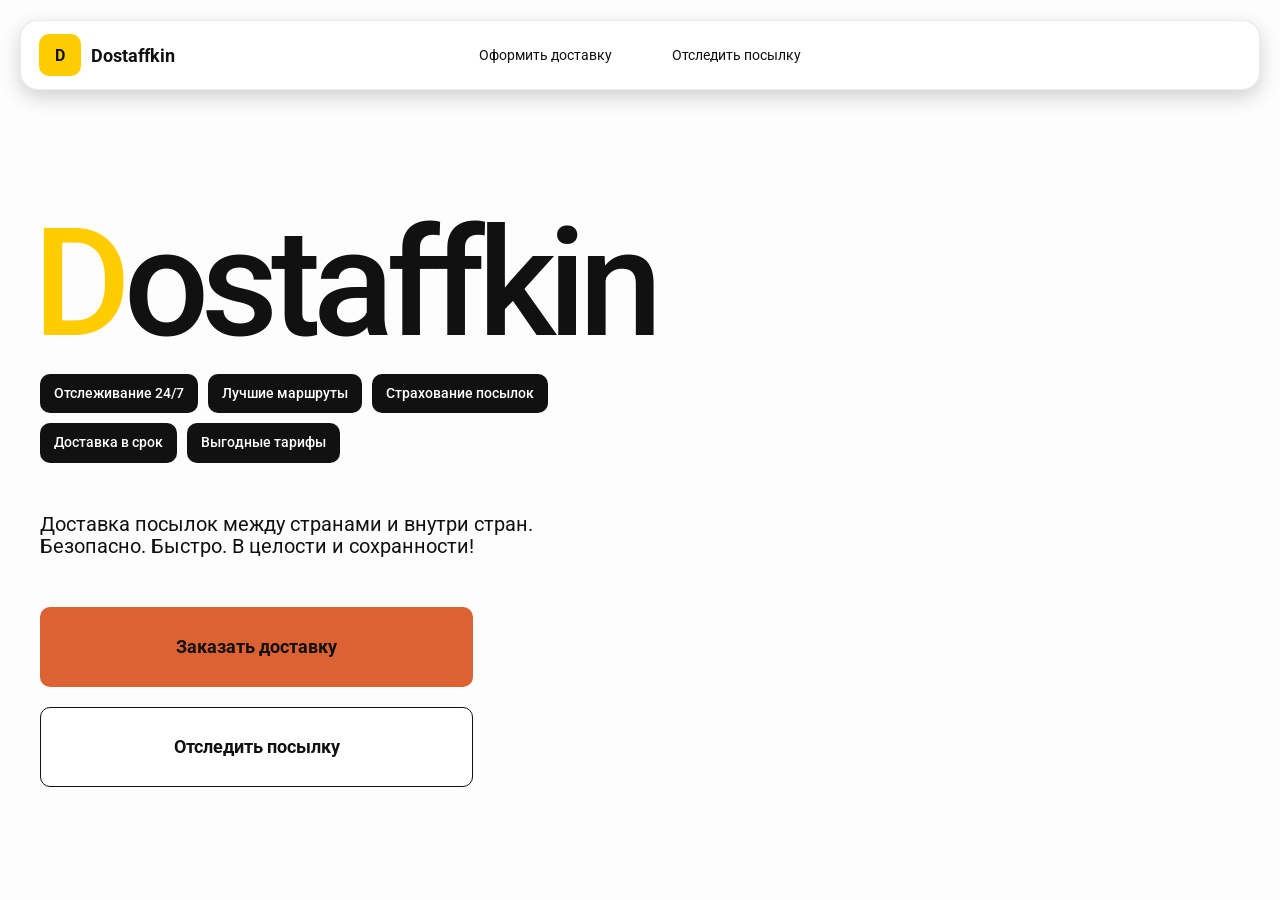
<file: index.html>
<!doctype html>
<html lang="ru">

<head>
    <meta charset="utf-8" />
    <meta name="viewport" content="width=device-width,initial-scale=1,maximum-scale=1,user-scalable=0" />
    <title>Dostaffkin — Доставка посылок между странами и внутри стран. Безопасно. Быстро. В целости и сохранности!
    </title>

    <link href="styles/base.css" rel="stylesheet" />
    <link href="styles/base_adaptive.css" rel="stylesheet" />

    <link href="styles/index.css" rel="stylesheet" />
    <link href="styles/index_adaptive.css" rel="stylesheet" />

</head>

<body>
    <div class="container">
        <header class="header">
            <a class="header-brand" href="#">
                <div class="header-logo">D</div>
                <div class="header-title">Dostaffkin</div>
            </a>
            <nav class="header-menu">
                <a class="header-link" href="./order.html">Оформить <span>доставку</span></a>
                <a class="header-link" href="./track.html">Отследить <span>посылку</span></a>
            </nav>
        </header>
        <main class="main">
            <section class="main-info">
                <div class="main-title">
                    <span>D</span>ostaffkin
                </div>
                <div class="main-features">
                    <div class="main-feature">Отслеживание 24/7</div>
                    <div class="main-feature">Лучшие маршруты</div>
                    <div class="main-feature">Страхование посылок</div>
                    <div class="main-feature">Доставка в срок</div>
                    <div class="main-feature">Выгодные тарифы</div>
                </div>
                <div class="main-description">
                    Доставка посылок между странами и внутри стран.
                    Безопасно. Быстро. В целости и сохранности!
                </div>
                <div class="main-actions">
                    <a class="button" type="button" href="./order.html">Заказать доставку</a>
                    <a class="button button-white" type="button" href="./track.html">Отследить посылку</a>
                </div>
            </section>
            <div class="main-title-ghost">Dostaffkin</div>
            <section class="main-image">
                <img src="images/main-image.png" alt="Main image" />
            </section>
        </main>

    </div>
</body>

</html>
</file>
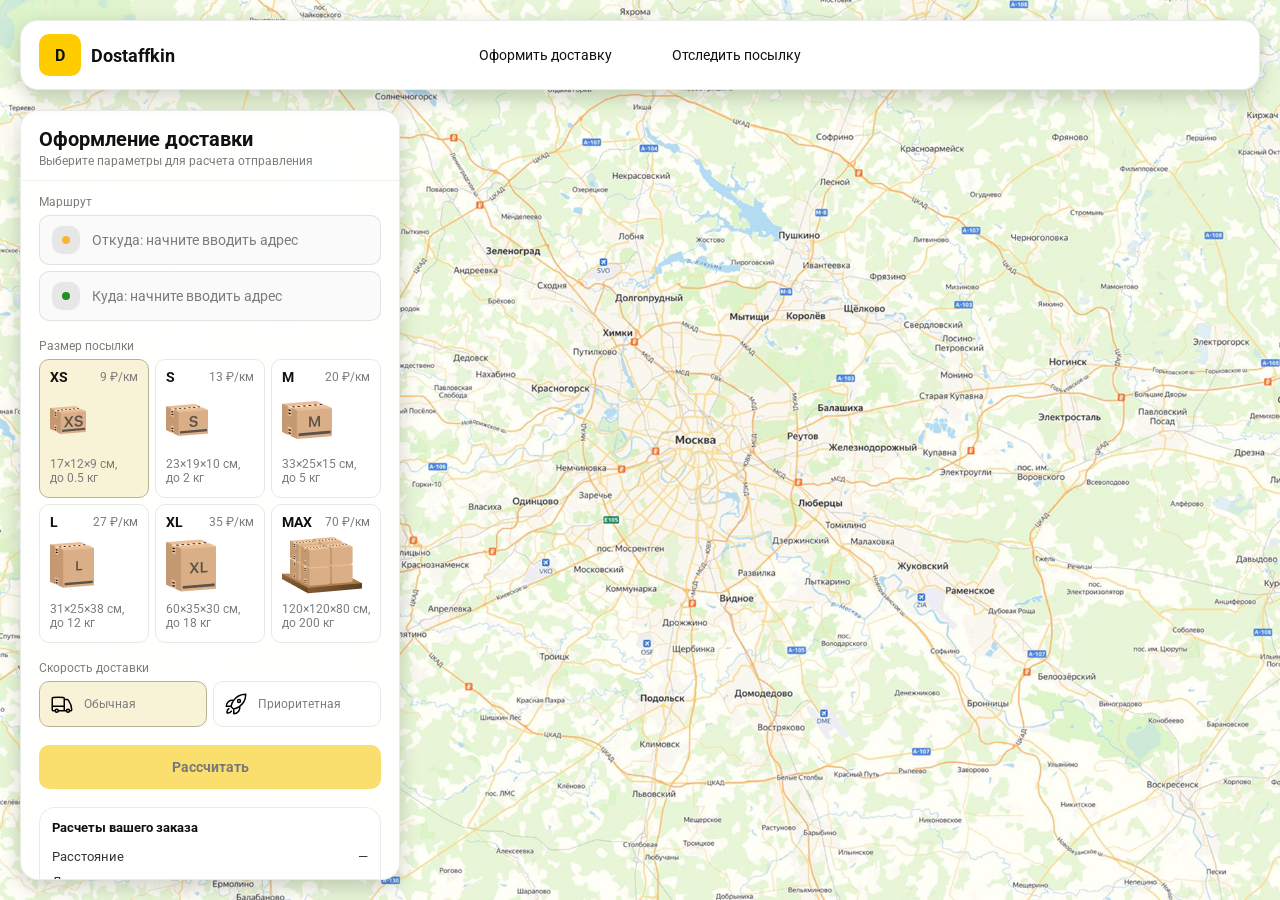
<file: order.html>
<!doctype html>
<html lang="ru">

<head>
    <meta charset="utf-8" />
    <meta name="viewport" content="width=device-width,initial-scale=1,maximum-scale=1,user-scalable=0" />
    <title>Оформление доставки</title>

    <link rel="stylesheet" href="styles/base.css" />
    <link rel="stylesheet" href="styles/base_adaptive.css" />

    <link rel="stylesheet" href="styles/order.css" />
    <link rel="stylesheet" href="styles/order_adaptive.css" />
</head>

<body>
    <div id="map"></div>

    <header class="header">
        <a class="header-brand" href="./index.html">
            <div class="header-logo">D</div>
            <div class="header-title">Dostaffkin</div>
        </a>
        <nav class="header-menu">
            <a class="header-link" href="#">Оформить <span>доставку</span></a>
            <a class="header-link" href="./track.html">Отследить <span>посылку</span></a>
        </nav>
    </header>

    <aside class="main" id="sidebar">
        <div class="main-header">
            <div class="main-title">Оформление доставки</div>
            <div class="main-text">Выберите параметры для расчета отправления</div>
        </div>
        <div class="main-content">

            <div class="main-route">
                <div class="main-block-title">Маршрут</div>
                <div class="main-fields">
                    <div class="main-field" id="fromField">
                        <div class="main-pin"></div>
                        <input id="from" placeholder="Откуда: начните вводить адрес" autocomplete="off" />
                        <div class="main-ac" id="fromAc" role="listbox" aria-label="Подсказки адресов"></div>
                    </div>

                    <div class="main-field" id="toField">
                        <div class="main-pin"></div>
                        <input id="to" placeholder="Куда: начните вводить адрес" autocomplete="off" />
                        <div class="main-ac" id="toAc" role="listbox" aria-label="Подсказки адресов"></div>
                    </div>
                </div>
            </div>
            <div class="main-package">
                <div class="main-block-title">Размер посылки</div>

                <div class="main-sizes">
                    <div class="main-size-card is-active" data-value="xs">
                        <div class="main-size-top">
                            <div class="main-size-label">XS</div>
                            <div class="main-size-rate">9 ₽/км</div>
                        </div>
                        <div class="main-size-media">
                            <img src="images/sizes/xs.png" alt="Короб XS" />
                        </div>
                        <div class="main-size-description">17×12×9 см,<br>до 0.5 кг</div>
                    </div>

                    <div class="main-size-card" data-value="s">
                        <div class="main-size-top">
                            <div class="main-size-label">S</div>
                            <div class="main-size-rate">13 ₽/км</div>
                        </div>
                        <div class="main-size-media">
                            <img src="images/sizes/s.png" alt="Короб S" />
                        </div>
                        <div class="main-size-description">23×19×10 см,<br>до 2 кг</div>
                    </div>

                    <div class="main-size-card" data-value="m">
                        <div class="main-size-top">
                            <div class="main-size-label">M</div>
                            <div class="main-size-rate">20 ₽/км</div>
                        </div>
                        <div class="main-size-media">
                            <img src="images/sizes/m.png" alt="Короб M" />
                        </div>
                        <div class="main-size-description">33×25×15 см,<br>до 5 кг</div>
                    </div>

                    <div class="main-size-card" data-value="l">
                        <div class="main-size-top">
                            <div class="main-size-label">L</div>
                            <div class="main-size-rate">27 ₽/км</div>
                        </div>
                        <div class="main-size-media">
                            <img src="images/sizes/l.png" alt="Короб L" />
                        </div>
                        <div class="main-size-description">31×25×38 см,<br>до 12 кг</div>
                    </div>

                    <div class="main-size-card" data-value="xl">
                        <div class="main-size-top">
                            <div class="main-size-label">XL</div>
                            <div class="main-size-rate">35 ₽/км</div>
                        </div>
                        <div class="main-size-media">
                            <img src="images/sizes/xl.png" alt="Короб XL" />
                        </div>
                        <div class="main-size-description">60×35×30 см,<br>до 18 кг</div>
                    </div>

                    <div class="main-size-card" data-value="max">
                        <div class="main-size-top">
                            <div class="main-size-label">MAX</div>
                            <div class="main-size-rate">70 ₽/км</div>
                        </div>
                        <div class="main-size-media main-size-media-palleta">
                            <img src="images/sizes/max.png" alt="Паллета" />
                        </div>
                        <div class="main-size-description">120×120×80 см,<br>до 200 кг</div>
                    </div>
                </div>
            </div>

            <div class="main-speed">
                <div class="main-block-title">Скорость доставки</div>

                <div class="main-speeds">
                    <div class="main-speed-card is-active" data-value="regular">
                        <img class="main-speed-media" src="images/icons/regular.svg" alt="Regular" />
                        <div class="main-speed-description">Обычная</div>
                    </div>
                    <div class="main-speed-card" data-value="fast">
                        <img class="main-speed-media" src="images/icons/fast.svg" alt="Fast" />
                        <div class="main-speed-description">Приоритетная</div>
                    </div>

                </div>
            </div>
            
            <div class="main-calculate-block">
                <button id="calc" class="button calculate-button" type="button" disabled>Рассчитать</button>
            </div>
            <div class="main-result" id="result">
                <div class="main-result-title">Расчеты вашего заказа</div>
                <div class="main-result-lines">
                    <div class="main-result-line"><span>Расстояние</span><span id="distanceValue">—</span></div>
                    <div class="main-result-line"><span>Доставим через</span><span id="durationValue">—</span></div>
                    <div class="main-result-line"><span>Тариф</span><span id="rateValue">—</span></div>
                </div>
                <div class="main-price">
                    <div class="main-price-label">Итого</div>
                    <div class="main-price-value" id="totalValue">—</div>
                </div>
            </div>
            <div class="main-order-box">
                <div class="main-order-form" id="orderForm">
                    <div class="main-order-title">Оформление доставки</div>
                    <div class="main-block-info-row">
                        <div class="main-block-title">Контакты</div>
                        <div class="order-fields">
                            <div class="main-field">
                                <input id="customerName" placeholder="Ваше имя" autocomplete="off" />
                            </div>
                            <div class="main-field">
                                <input id="customerPhone" placeholder="Ваш телефон" autocomplete="off"
                                    inputmode="tel" />
                            </div>
                        </div>
                    </div>
                    <div class="main-block-info-row extra-info">
                        <div class="main-block-title">Дополнительная информация</div>
                        <div class="main-field textarea">
                            <textarea id="comment" placeholder="Детали доставки и комментарии"></textarea>
                        </div>
                    </div>
                    <button id="submit" class="button main-submit-request" type="button" disabled>Отправить
                        заявку
                    </button>
                </div>

                <div class="main-order-success" id="orderSuccess">
                    <div class="main-success-icon">✓</div>
                    <div class="main-success-title">Заявка отправлена!</div>
                    <div class="main-success-title">Номер отправления – <span id="orderId"></span></div>
                    <div class="main-success-subtitle">Мы скоро свяжемся с вами</div>
                </div>
            </div>
        </div>

    </aside>
</body>

</html>
</file>
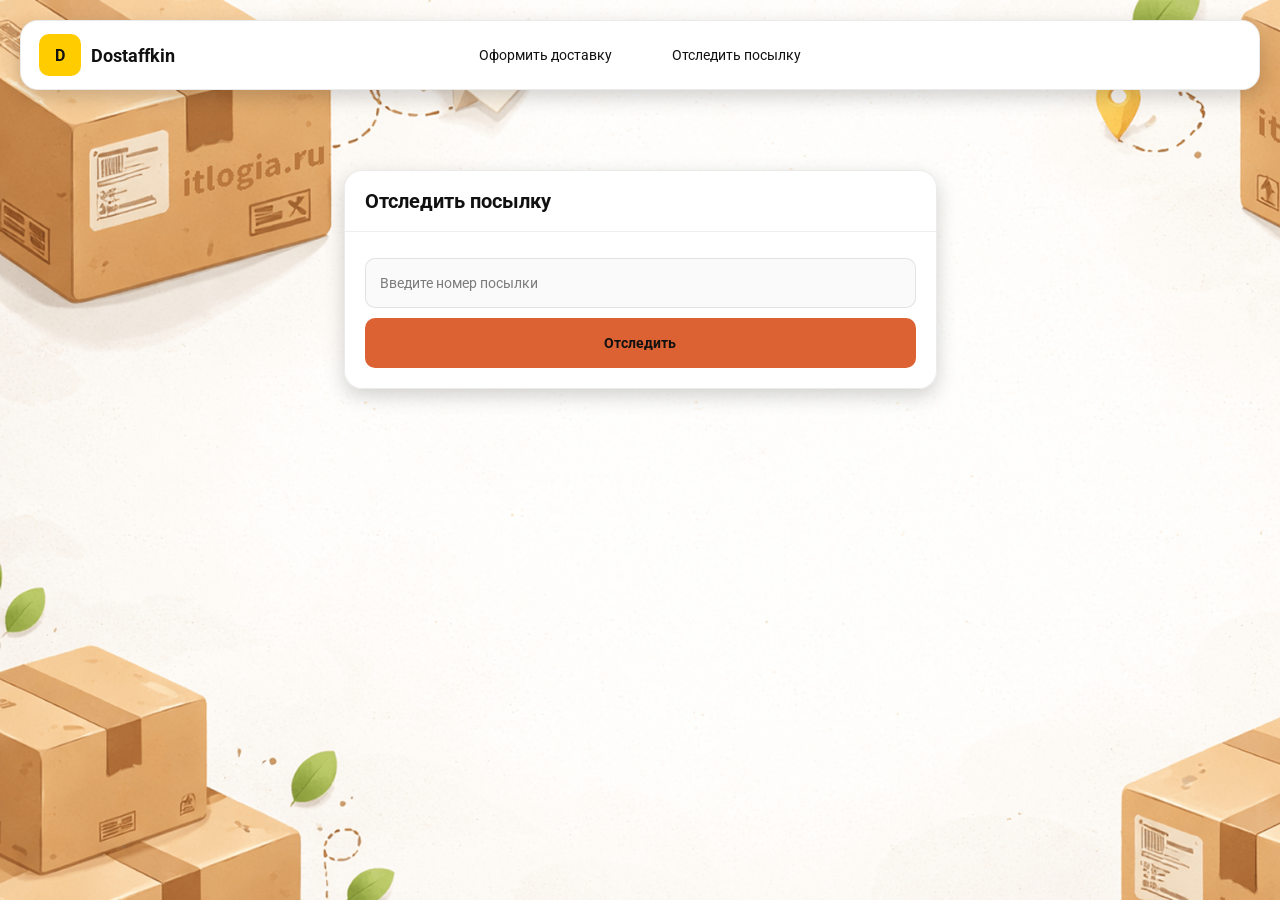
<file: track.html>
<!doctype html>
<html lang="ru">

<head>
    <meta charset="utf-8" />
    <meta name="viewport" content="width=device-width,initial-scale=1,maximum-scale=1,user-scalable=0" />
    <title>Отследить посылку</title>
    <link rel="stylesheet" href="styles/base.css" />
    <link rel="stylesheet" href="styles/base_adaptive.css" />

    <link rel="stylesheet" href="styles/track.css" />
    <link rel="stylesheet" href="styles/track_adaptive.css" />
</head>

<body>
    <div class="container">
        <header class="header">
            <a class="header-brand" href="./index.html">
                <div class="header-logo">D</div>
                <div class="header-title">Dostaffkin</div>
            </a>
            <nav class="header-menu">
                <a class="header-link" href="./order.html">Оформить <span>доставку</span></a>
                <a class="header-link" href="#">Отследить <span>посылку</span></a>
            </nav>
        </header>
        <main class="track-content">

            <section class="track-card track-search">
                <div class="track-title">Отследить посылку</div>
                <div class="track-action">
                    <div class="main-field track-field">
                        <input id="trackNumber" placeholder="Введите номер посылки" autocomplete="off" />
                    </div>
                    <button id="trackButton" class="button track-button" type="button">Отследить</button>
                </div>
            </section>

            <section class="track-card track-result" id="trackResult">
                <div class="track-result-header">
                    <div class="track-id" id="trackIdValue"></div>
                    <div class="track-routes">
                        <div class="track-route">
                            <div class="track-route-pin">
                                <svg xmlns="http://www.w3.org/2000/svg" fill="none" viewBox="0 0 24 24"
                                    stroke-width="1.5" stroke="orange" class="size-6">
                                    <path stroke-linecap="round" stroke-linejoin="round"
                                        d="M15 10.5a3 3 0 1 1-6 0 3 3 0 0 1 6 0Z" />
                                    <path stroke-linecap="round" stroke-linejoin="round"
                                        d="M19.5 10.5c0 7.142-7.5 11.25-7.5 11.25S4.5 17.642 4.5 10.5a7.5 7.5 0 1 1 15 0Z" />
                                </svg>
                            </div>
                            <div class="track-route-address" id="trackFromValue">
                                Откуда: Москва, улица Арбат, 1
                            </div>
                        </div>
                        <div class="track-route track-route-arrow">
                            <svg xmlns="http://www.w3.org/2000/svg" fill="none" viewBox="0 0 24 24" stroke-width="1.5"
                                stroke="currentColor" class="size-6">
                                <path stroke-linecap="round" stroke-linejoin="round"
                                    d="M19.5 13.5 12 21m0 0-7.5-7.5M12 21V3" />
                            </svg>
                        </div>
                        <div class="track-route">
                            <div class="track-route-pin">
                                <svg xmlns="http://www.w3.org/2000/svg" fill="none" viewBox="0 0 24 24"
                                    stroke-width="1.5" stroke="green" class="size-6">
                                    <path stroke-linecap="round" stroke-linejoin="round"
                                        d="M15 10.5a3 3 0 1 1-6 0 3 3 0 0 1 6 0Z" />
                                    <path stroke-linecap="round" stroke-linejoin="round"
                                        d="M19.5 10.5c0 7.142-7.5 11.25-7.5 11.25S4.5 17.642 4.5 10.5a7.5 7.5 0 1 1 15 0Z" />
                                </svg>
                            </div>
                            <div class="track-route-address" id="trackToValue">
                                Куда: Минск, проспект Независимости, 58
                            </div>
                        </div>
                    </div>
                </div>
                <div class="track-info">
                    <div class="track-status-title">Статус данной посылки:</div>
                    <div class="track-status-list" id="trackStatusList">


                        <div class="track-status created">
                            <img src="images/icons/created.svg" class="track-status-icon" alt="Created">
                            <div class="track-status-text">
                                <div class="track-status-text-state">Создан</div>
                                <div class="track-status-text-date">10.01.2026</div>
                            </div>
                        </div>

                        <div class="track-status in-way">
                            <img src="images/icons/in-way.svg" class="track-status-icon" alt="In way">
                            <div class="track-status-text">
                                <div class="track-status-text-state">В пути: Москва</div>
                                <div class="track-status-text-date">18.01.2026</div>
                            </div>
                        </div>

                        <div class="track-status ready">
                            <img src="images/icons/ready.svg" class="track-status-icon" alt="Ready">
                            <div class="track-status-text">
                                <div class="track-status-text-state">Готов к выдаче</div>
                                <div class="track-status-text-date">25.01.2026</div>
                            </div>
                        </div>

                        <div class="track-status done">
                            <img src="images/icons/done.svg" class="track-status-icon" alt="Done">
                            <div class="track-status-text">
                                <div class="track-status-text-state">Вручен</div>
                                <div class="track-status-text-date">27.01.2026</div>
                            </div>
                        </div>

                    </div>
                </div>
            </section>
        </main>

    </div>
</body>

</html>
</file>
<file: styles/base.css>
*, *::before, *::after {
    box-sizing: border-box;
}

@font-face {
    font-family: "Roboto";
    src: url("../fonts/Roboto-Regular.ttf");
    font-weight: normal;
}

@font-face {
    font-family: "Roboto";
    src: url("../fonts/Roboto-Bold.ttf");
    font-weight: bold;
}

@font-face {
    font-family: "Roboto";
    src: url("../fonts/Roboto-Medium.ttf");
    font-weight: 500;
}

html, body {
    margin: 0;
    background-color: #ffffff;
    color: #111111;
    font-family: "Roboto", sans-serif;
}

body {
    background: #FDFDFD;
}

.header {
    border-radius: 18px;
    box-shadow: 0 7px 20px 0 #0000002E;
    backdrop-filter: blur(10px);
    background: #ffffff;
    left: 20px;
    border: 1px solid rgba(0, 0, 0, 0.08);
    position: fixed;
    right: 20px;
    top: 20px;
    padding: 14px 18px;
    height: 70px;
    display: flex;
    align-items: center;
    z-index: 6;
}


.header-brand {
    display: flex;
    align-items: center;
    text-decoration: none;
    gap: 10px;
}

.header-logo {
    width: 42px;
    height: 42px;
    border-radius: 10px;
    background: #FFCC00;
    display: grid;
    place-items: center;
    font-weight: bold;
    color: #111;
}

.header-title {
    font-size: 18px;
    font-weight: bold;
    color: #111111;
    text-decoration: none;
}

.header-menu {
    display: flex;
    align-items: center;
    gap: 60px;
    margin: 0;
    position: absolute;
    left: 50%;
    transform: translateX(-50%);
}

.header-link {
    font-size: 14px;
    color: #111111;
    text-decoration: none;
}

.button {
    border: 0;
    outline: none;
    height: 44px;
    border-radius: 10px;
    font-size: 14px;
    font-weight: bold;
    cursor: pointer;
    font-family: inherit;
    transition: transform .08s ease, opacity .12s ease;
    background: #DC6133;
    color: #111111;
    text-align: center;
    text-decoration: none;
}

.button:hover {
    background-color: #E5BC19;
}

.button:disabled {
    cursor: not-allowed;
    background-color: #FADE6E;
    color: #787878;
    transform: none;
}

.button.button-white {
    background: #ffffff;
    border: 1px solid #111111;
}

.button.button-white:hover {
    background: rgb(241 241 241);
}

.main-field {
    display: flex;
    align-items: center;
    margin-top: 6px;
    gap: 10px;
    border: 1px solid #1111111A;
    background: #FAFAFA;
    border-radius: 10px;
    padding: 10px 12px;
    position: relative;
    box-sizing: border-box;
    height: 50px;
}

.main-field.textarea {
    height: auto;
}

.main-pin {
    width: 28px;
    height: 28px;
    border-radius: 10px;
    background: rgba(17, 17, 17, 0.08);
    display: grid;
    place-items: center;
    flex: 0 0 auto;
    position: relative;
}

.main-pin::before {
    content: "";
    width: 8px;
    height: 8px;
    border-radius: 999px;
    background: orange;
    opacity: .75;
    display: block;
}

.main-field:last-child .main-pin::before {
    background: green;
    opacity: .85;
}

input, textarea {
    width: 100%;
    border: 0;
    outline: none;
    background: transparent;
    font-size: 14px;
    color: #111111;
    font-family: inherit;
}

textarea {
    resize: vertical;
    min-height: 72px;
    padding: 2px 0;
}

input::placeholder, textarea::placeholder {
    color: #7C7C7C;
}

.main-field:focus-within {
    border-color: rgba(0, 0, 0, 0.20);
    box-shadow: 0 0 0 4px rgba(255, 204, 0, 0.35);
    background: rgba(255, 255, 255, 0.75);
}
</file>
<file: styles/base_adaptive.css>
@media (max-width: 767px) {
    .header {
        left: 10px;
        right: 10px;
        top: 10px;
    }

    .header-link span {
        display: none;
    }

    .header-menu {
        gap: 20px;
        justify-content: flex-start;
        margin: 0 0 0 30px;
        position: static;
        transform: none;
    }
}

@media (max-width: 420px) {
    .header-title {
        display: none;
    }
}

@media (max-width: 374px) {
    .header-menu {
        gap: 10px;
        margin: 0 0 0 10px;
    }
}
</file>
<file: styles/index.css>
.container {
    overflow: hidden;
    min-height: 100vh;
}

.main {
    padding: 111px 40px 40px;
    position: relative;
    display: flex;
}

.main-info {
    max-width: 840px;
    width: 100%;
    position: relative;
}

.main-title {
    margin-top: 98px;
    font-weight: 500;
    font-size: 200px;
    line-height: 1;
    letter-spacing: -0.05em;
    color: #111111;
    left: -15px;
    position: relative;
}

.main-title span {
    color: #ffcc00;
}

.main-features {
    margin-top: 15px;
    display: flex;
    flex-wrap: wrap;
    gap: 10px;
}

.main-feature {
    background: #111111;
    color: #ffffff;
    padding: 12px 14px;
    font-weight: 500;
    font-size: 14px;
    line-height: 1.1;
    border-radius: 10px;
}

.main-description {
    margin-top: 50px;
    max-width: 500px;
    font-size: 20px;
    line-height: 1.1;
    color: #111111;
}

.main-actions {
    margin-top: 50px;
    display: flex;
    flex-direction: column;
    gap: 20px;
}

.main-actions .button {
    height: 80px;
    width: 433px;
    font-size: 18px;
    font-weight: bold;
    place-items: center;
    display: grid;
}

.main-title-ghost {
    position: absolute;
    z-index: -1;
    left: -70px;
    bottom: -150px;
    font-weight: 500;
    font-size: 278px;
    line-height: 1;
    letter-spacing: -0.05em;
    color: #ECEDF04D;
}

.main-image {
    width: 1024px;
    top: 100px;
    z-index: -2;
}

.main-image img {
    width: 100%;
    max-width: 1024px;
    height: auto;
    display: block;
}
</file>
<file: styles/index_adaptive.css>
@media (max-width: 1760px) {
    .main-title {
        font-size: 150px;
        left: -7px;
    }

    .main-info {
        max-width: 640px;
    }
}

@media (max-width: 1200px) {
    .main-info {
        max-width: 540px;
    }

    .main {
        padding: 111px 20px 20px;
    }

    .main-title {
        font-size: 120px;
        left: -4px;
    }

    .main-title-ghost {
        font-size: 220px;
    }
}

@media (max-width: 1024px) {
    .main-title {
        margin-top: 30px;
    }

    .main {
        flex-direction: column-reverse;
    }

    .main-image {
        max-width: 350px;
        position: absolute;
        left: 370px;
        top: 370px;
    }

    .main-info {
        max-width: 100%;
    }

    .main-actions {
        gap: 10px;
    }

    .main-actions .button {
        height: 50px;
        font-size: 14px;
        width: auto;
        max-width: 300px;
    }

    .main-description {
        max-width: 350px;
    }
}


@media (max-width: 570px) {
    .main-title {
        font-size: 88px;
    }

    .main-description {
        max-width: 100%
    }

    .main-actions {
        width: 100%;
    }

    .main-actions .button {
        width: 100%;
        max-width: 100%
    }

    .main-image {
        max-width: 650px;
        position: absolute;
        left: 170px;
        top: 70px;
        opacity: 0.2;
    }
}

@media (max-width: 400px) {
    .main-title {
        font-size: 70px;
    }
}
</file>
<file: styles/order.css>
#map {
    background-image: url("../images/order-bg.png");
    background-size: cover;
    position: fixed;
    inset: 0;
}

.main {
    border-radius: 18px;
    box-shadow: 0 7px 20px 0 #0000002E;
    backdrop-filter: blur(10px);
    background: rgba(255, 255, 255, 0.96);
    left: 20px;
    border: 1px solid rgba(0, 0, 0, 0.08);
    position: fixed;
    top: 110px;
    bottom: 20px;
    width: 380px;
    display: flex;
    flex-direction: column;
    overflow: hidden;
    z-index: 5;
}

.main-header {
    padding: 18px 18px 12px 18px;
    border-bottom: 1px solid rgba(0, 0, 0, 0.06);
    display: flex;
    flex-direction: column;
}

.main-title {
    font-size: 20px;
    line-height: 100%;
    font-weight: bold;
}

.main-text {
    font-size: 12px;
    margin-top: 5px;
    color: #7C7C7C;
}


.main-content {
    padding: 14px 18px 18px 18px;
    overflow: auto;
    scrollbar-width: none;
    display: flex;
    flex-direction: column;
    gap: 18px;
    flex: 1;
}

.main-block-title {
    font-size: 12px;
    color: #7C7C7C;
}

.main-route .main-block-title,
.main-package .main-block-title {
    margin-bottom: 6px;
}

.main-sizes {
    display: grid;
    gap: 6px;
    grid-template-columns: repeat(3, 1fr);
}

.main-size-card {
    border: 1px solid #E8E8E7;
    background: #FFFFFF;
    border-radius: 10px;
    padding: 10px;
    cursor: pointer;
    user-select: none;
    transition: transform .08s ease, border-color .12s ease, background .12s ease;
    min-height: 139px;
}

.main-size-card:hover {
    transform: translateY(-1px);
}

.main-size-card.is-active {
    background-color: #F8F2D6;
    border-color: #B7B196;
}

.main-size-top {
    display: flex;
    align-items: center;
    justify-content: space-between;
}

.main-size-label {
    font-weight: bold;
    font-size: 14px;
    color: #111111;
    line-height: 100%;
}

.main-size-rate {
    font-size: 12px;
    color: #7C7C7C;
    line-height: 100%;
}

.main-size-media {
    margin-top: 8px;
    height: 57px;
}

.main-size-description {
    margin-top: 8px;
    font-size: 12px;
    color: #7C7C7C;
    line-height: 1.2;
}

.calculate-button {
    width: 100%;
}

.main-result {
    border: 1px solid rgba(0, 0, 0, 0.08);
    background: rgba(255, 255, 255, 0.75);
    border-radius: 16px;
    padding: 12px;
    line-height: 1.25;
}

.main-result-title {
    font-weight: bold;
    font-size: 13px;
    color: #111111;
    margin-bottom: 13px;
}

.main-result-lines {
    gap: 8px;
    display: flex;
    flex-direction: column;
}

.main-result-line {
    font-size: 13px;
    color: rgba(17, 17, 17, 0.85);
    display: flex;
    justify-content: space-between;
}

.main-price {
    margin-top: 18px;
    padding-top: 10px;
    border-top: 1px dashed rgba(0, 0, 0, 0.12);
    display: flex;
    align-items: baseline;
    justify-content: space-between;
}

.main-price-label {
    font-size: 12px;
    color: rgba(17, 17, 17, 0.55);
}

.main-price-value {
    font-size: 20px;
    font-weight: bold;
    color: #111111;
    letter-spacing: -0.3px;
}

.main-order-box {
    background: #ffffff;
    border: 1px solid #E8E8E7;
    border-radius: 10px;
    padding: 12px;
}

.main-order-title {
    margin-bottom: 8px;
    font-weight: bold;
    font-size: 14px;
    color: #111111;
}

.main-block-info {
    display: flex;
    flex-direction: column;
    gap: 6px;
}

.order-fields {
    display: grid;
    grid-template-columns: 1fr 1fr;
    column-gap: 10px;
    margin-top: 6px;
}

.main-block-info-row.extra-info {
    display: block;
    margin-top: 13px;
}

.main-submit-request {
    width: 100%;
    margin-top: 6px;
}

.main-order-success {
    display: none;
    text-align: center;
    padding: 22px 12px;
    gap: 12px;
}

.main-order-success.is-visible {
    display: flex;
    flex-direction: column;
    align-items: center;
}

.main-success-icon {
    width: 56px;
    height: 56px;
    border-radius: 50%;
    background: #16a34a;
    color: #ffffff;
    display: grid;
    place-items: center;
    font-size: 30px;
}

.main-success-title {
    font-size: 14px;
    font-weight: bold;
    color: #111111;
}

.main-success-subtitle {
    font-size: 12px;
    color: rgba(17, 17, 17, 0.55);
    line-height: 1.3;
}

.main-speed .main-block-title {
    margin-bottom: 6px;
}

.main-speeds {
    display: grid;
    gap: 6px;
    grid-template-columns: repeat(2, 1fr);
}

.main-speed-card {
    border: 1px solid #E8E8E7;
    background: #FFFFFF;
    border-radius: 10px;
    padding: 10px;
    cursor: pointer;
    user-select: none;
    transition: transform .08s ease, border-color .12s ease, background .12s ease;
    display: flex;
    align-items: center;
    gap: 10px;
}

.main-speed-card:hover {
    transform: translateY(-1px);
}

.main-speed-card.is-active {
    background-color: #F8F2D6;
    border-color: #B7B196;
}

.main-speed-description {
    font-size: 12px;
    color: #7C7C7C;
    line-height: 1.2;
}
</file>
<file: styles/order_adaptive.css>
@media (max-width: 767px) {
    .main {
        left: 10px;
        right: 10px;
        top: 50%;
        bottom: 12px;
        width: auto;
        max-width: none;
    }
}

@media (max-width: 420px) {
    .main-sizes {
        grid-template-columns: repeat(2, 1fr);
    }
}
</file>
<file: styles/track.css>
.container {
    background: #F4F4F4 url("../images/track-bg.png");
    background-size: cover;
    min-height: 100vh;
    padding: 170px 0 50px 0;
}

.track-content {
    width: 593px;
    margin: 0 auto;
}

.track-card {
    width: 100%;
    border-radius: 18px;
    box-shadow: 0 7px 20px 0 #0000002E;
    backdrop-filter: blur(10px);
    background: rgba(255, 255, 255, 0.96);
    border: 1px solid rgba(0, 0, 0, 0.08);
}

.track-title {
    font-size: 20px;
    line-height: 100%;
    font-weight: bold;
    border-bottom: 1px solid #EEEEEE;
    padding: 20px;
}

.track-action {
    padding: 20px;
}

.track-button {
    width: 100%;
    height: 50px;
}

.track-field {
    margin-bottom: 10px;
}

.track-result {
    margin-top: 5px;
    display: none;
}

.track-result.is-visible {
    display: block;
}

.track-result-header {
    font-weight: bold;
    font-size: 14px;
    color: #111111;
    padding: 20px;
    border-bottom: 1px solid #EEEEEE;
}

.track-id {
    margin-bottom: 12px;
    font-size: 20px;
}

.track-routes {
    display: flex;
    flex-direction: column;
    gap: 10px;
    font-weight: normal;
}

.track-route {
    display: flex;
    align-items: center;
    gap: 10px;
}

.track-route-pin {
    width: 24px;
    height: 24px;
    flex-shrink: 0;
}

.track-route-arrow {
    padding: 15px 0;
    width: 24px;
    height: 24px;
}

.track-info {
    padding: 20px;
}

.track-status {
    display: flex;
    align-items: center;
    font-size: 12px;
    gap: 10px;
}

.track-status-title {
    font-size: 14px;
    color: #111111;
    margin-bottom: 20px;
}

.track-status-list {
    display: flex;
    flex-direction: column;
    gap: 15px;
}

.track-status-icon {
    width: 40px;
    height: 40px;
    border-radius: 50%;
    background: rgba(17, 17, 17, 0.08);
    display: grid;
    place-items: center;
    flex: 0 0 auto;
}

.track-status.created .track-status-icon {
    background-color: #F1CB00;
}

.track-status.in-way .track-status-icon {
    background-color: #F08A11;
}

.track-status.ready .track-status-icon {
    background-color: #A35D0A;
}

.track-status.done .track-status-icon {
    background-color: #37C93B;
}

.track-status-text {
    display: flex;
    align-items: center;
    justify-content: space-between;
    color: #111111;
    font-size: 12px;
    flex: 1;
}

.track-status-date {
    color: rgba(17, 17, 17, 0.55);
}
</file>
<file: styles/track_adaptive.css>
@media (max-width: 767px) {
    .container {
        padding: 130px 0 50px 0;
    }

    .track-content {
        width: 100%;
        padding-left: 10px;
        padding-right: 10px;
    }

    .track-result-header {
        padding: 20px;
    }
}
</file>
